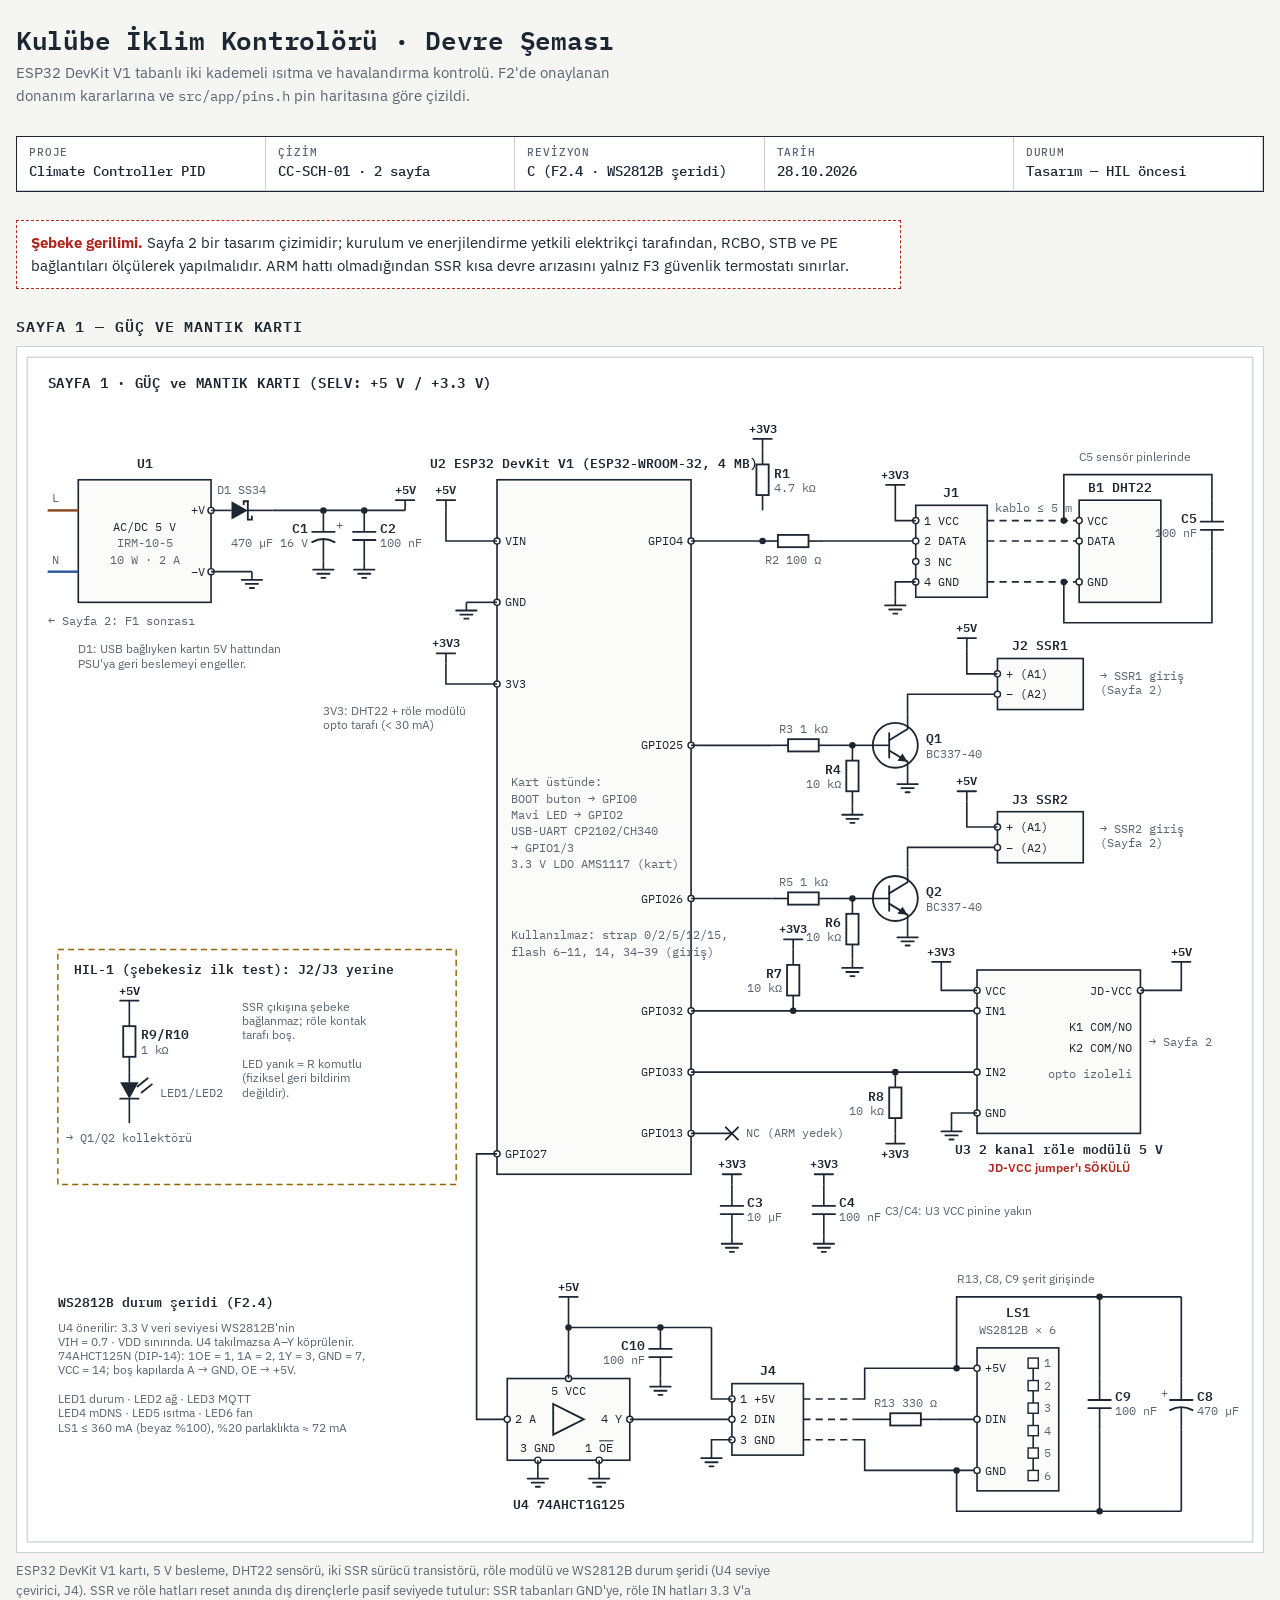
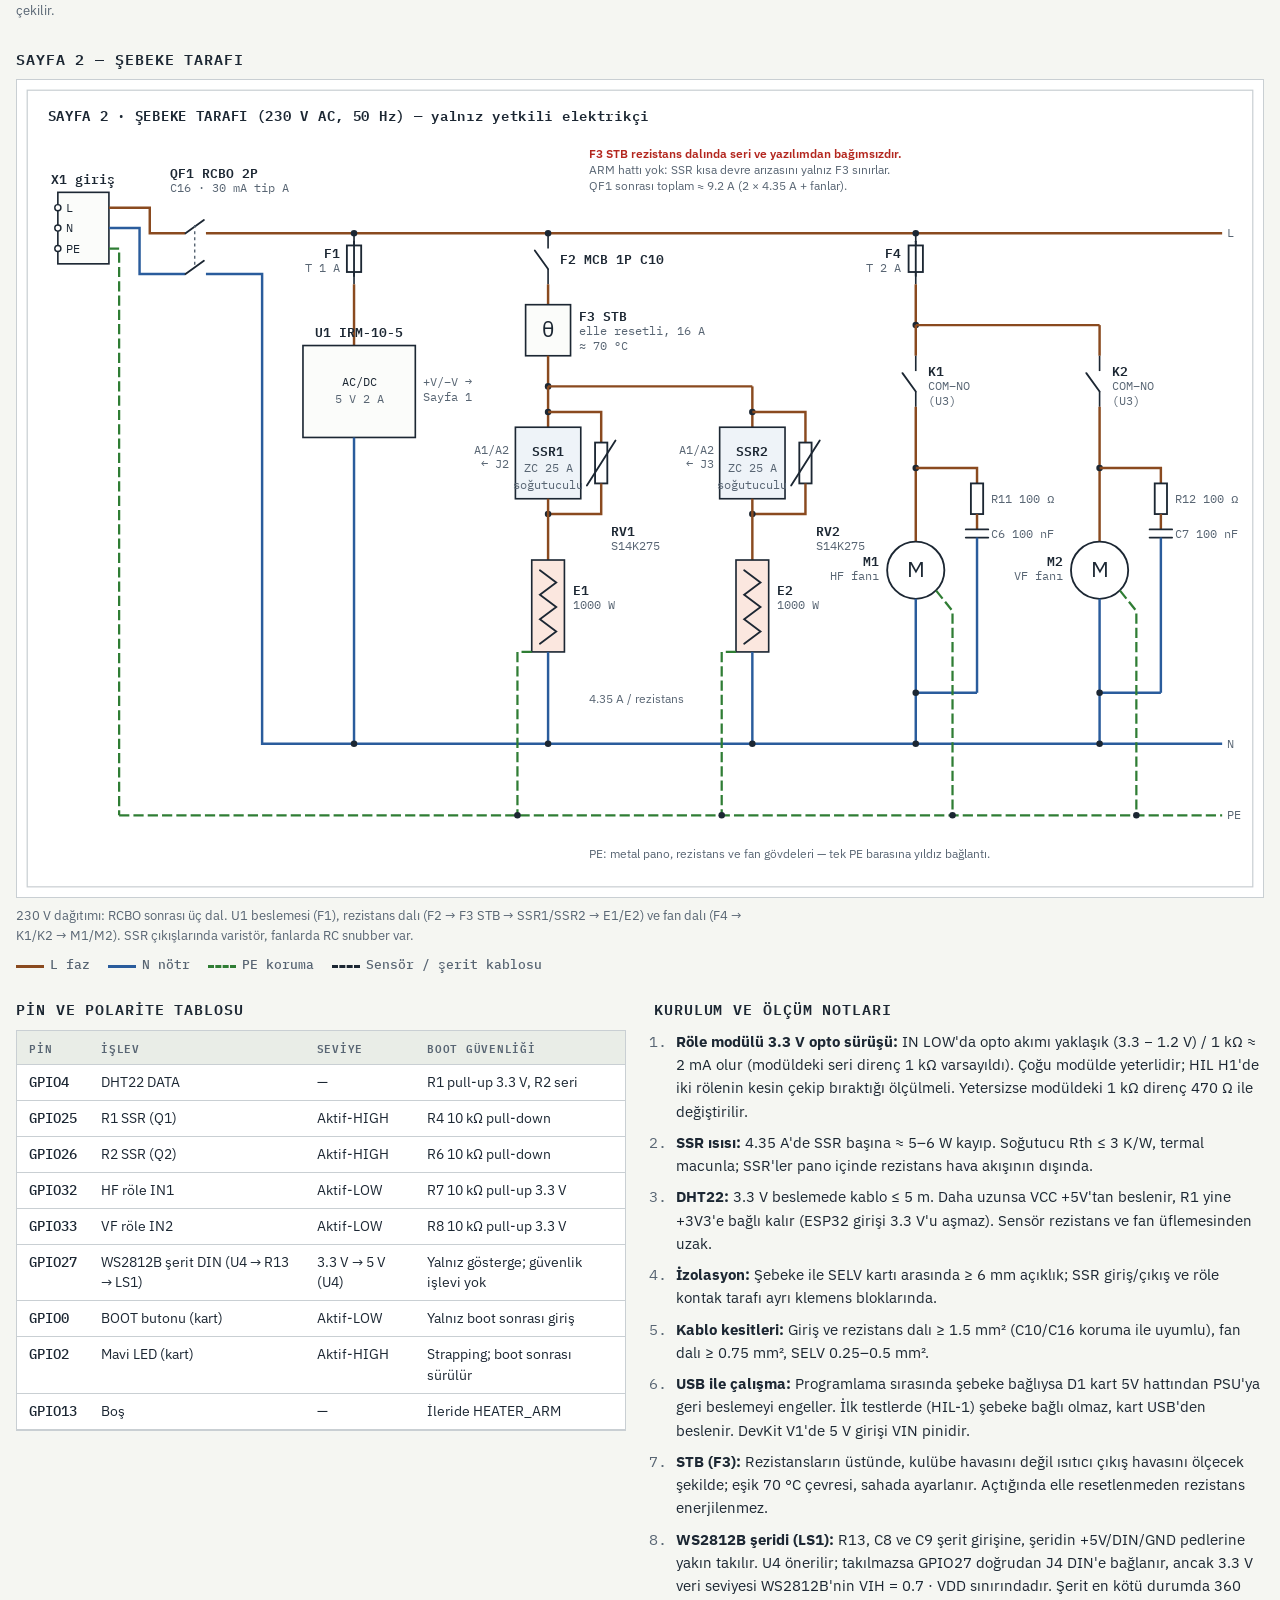
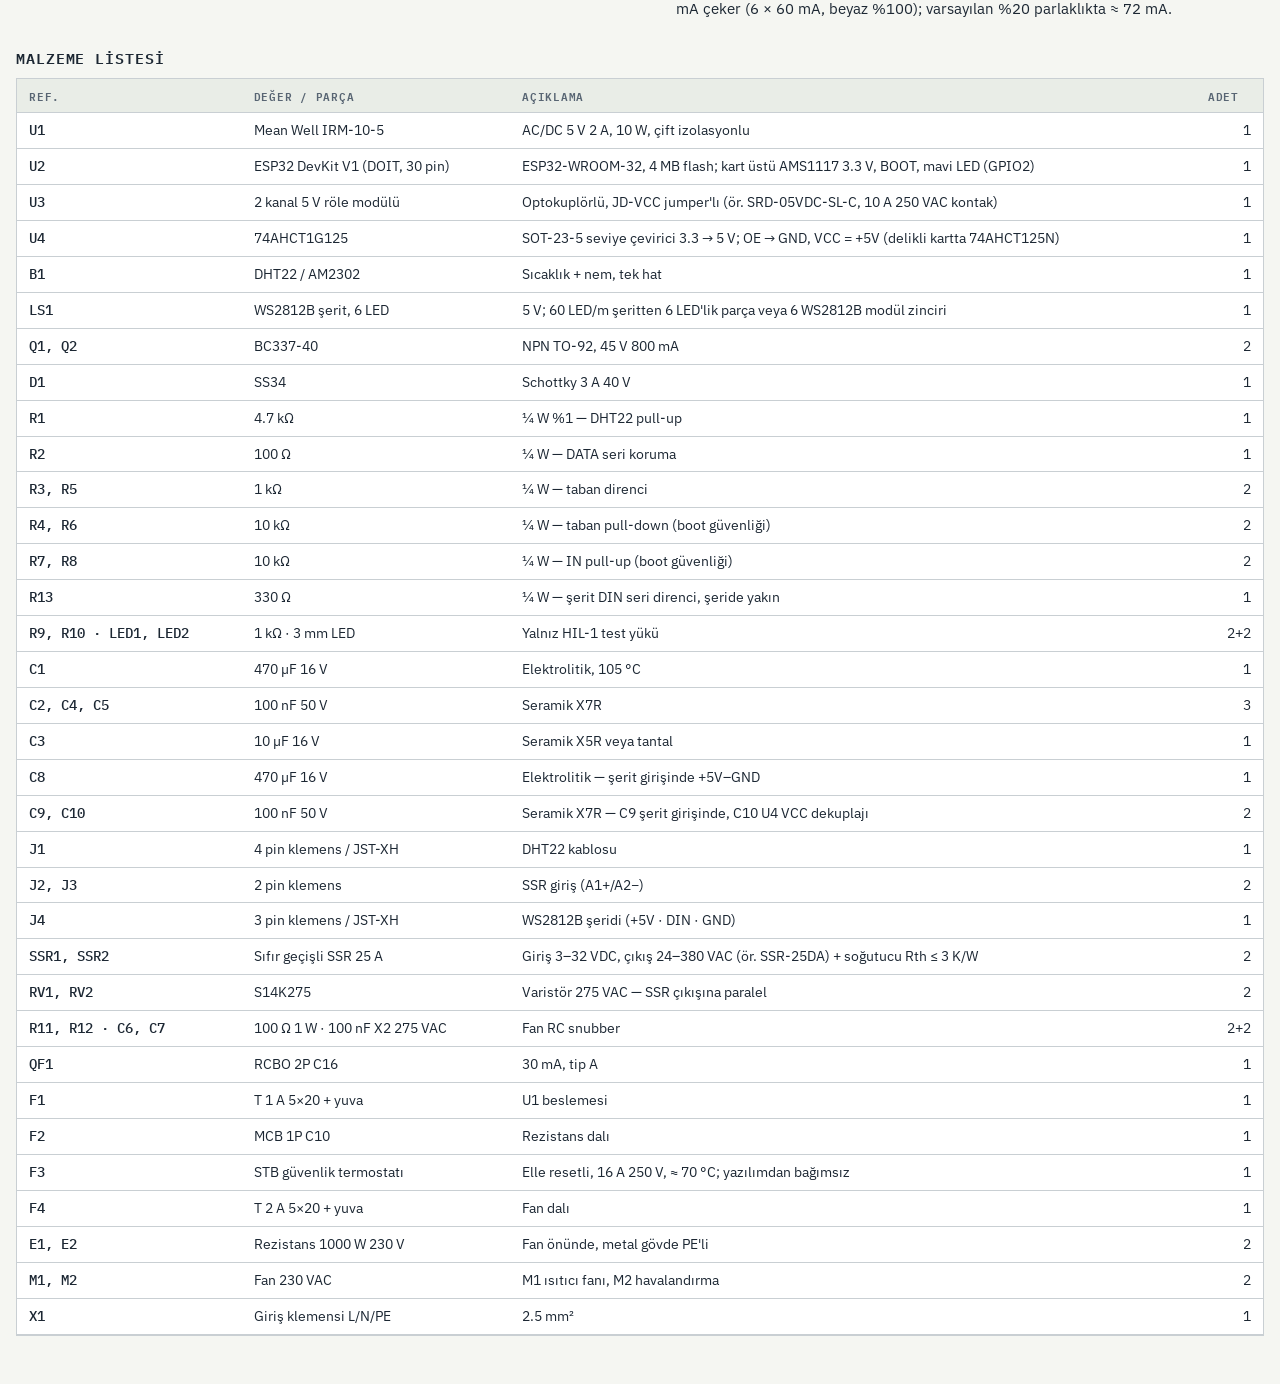
<file: docs/hardware/CC-SCH-01.html>
<!doctype html><html lang="tr"><head><meta charset="utf-8"><meta name="viewport" content="width=device-width,initial-scale=1"><title>Kulübe İklim Devre Şeması</title>
<link rel="preconnect" href="https://fonts.googleapis.com"><link rel="preconnect" href="https://fonts.gstatic.com" crossorigin>
<link rel="stylesheet" href="https://fonts.googleapis.com/css2?family=IBM+Plex+Mono:wght@400;500;600&family=IBM+Plex+Sans:wght@400;600&display=swap">
<style>
:root{
 --paper:#f5f6f2; --sheet:#ffffff; --ink:#1c2733; --dim:#586573; --rule:#c9cfd3; --boxfill:#fbfcfa;
 --L:#8a4a1f; --N:#2a5c9c; --PE:#2f7d34; --warn:#b3261e; --hil:#946400; --heat:#fbe7df; --ssr:#eef3f8; --head:#e9ede7;
 --font:"IBM Plex Sans",system-ui,-apple-system,"Segoe UI",Roboto,sans-serif;
 --mono:"IBM Plex Mono",Consolas,"SFMono-Regular",Menlo,monospace;
}
@media (prefers-color-scheme:dark){:root:not([data-theme="light"]){color-scheme:dark;
 --paper:#10151b; --sheet:#151c24; --ink:#d8e0e7; --dim:#95a3b0; --rule:#34414d; --boxfill:#19222c;
 --L:#d8935f; --N:#86ade6; --PE:#7fc57d; --warn:#ff8a7e; --hil:#e0b35a; --heat:#3a2622; --ssr:#1d2a38; --head:#1b242d;}}
:root[data-theme="dark"]{color-scheme:dark;
 --paper:#10151b; --sheet:#151c24; --ink:#d8e0e7; --dim:#95a3b0; --rule:#34414d; --boxfill:#19222c;
 --L:#d8935f; --N:#86ade6; --PE:#7fc57d; --warn:#ff8a7e; --hil:#e0b35a; --heat:#3a2622; --ssr:#1d2a38; --head:#1b242d;}
body{background:var(--paper);color:var(--ink);font:400 15px/1.55 var(--font);margin:0}
.wrap{max-width:1260px;margin:0 auto;padding-inline:16px;padding-block:24px 48px;display:grid;grid-template-columns:minmax(0,1fr);gap:28px}
h1{font:600 26px/1.2 var(--mono);letter-spacing:-.01em;margin:0;text-wrap:balance}
h2{font:600 15px/1.3 var(--mono);letter-spacing:.06em;text-transform:uppercase;margin:0 0 10px}
.lead{max-width:70ch;color:var(--dim);margin:6px 0 0}
.tb{display:grid;grid-template-columns:repeat(auto-fit,minmax(150px,1fr));border:1.5px solid var(--ink);background:var(--sheet)}
.tb div{padding:8px 12px;border-right:1px solid var(--rule);border-bottom:1px solid var(--rule)}
.tb b{display:block;font:500 10.5px var(--mono);letter-spacing:.08em;text-transform:uppercase;color:var(--dim)}
.tb span{font:500 14px var(--mono)}
.alert{border:1.5px dashed var(--warn);color:var(--ink);padding:10px 14px;background:var(--sheet);max-width:95ch}
.alert strong{color:var(--warn)}
figure{margin:0}
.sheetwrap{overflow-x:auto;border:1px solid var(--rule);background:var(--sheet)}
.sheetwrap svg{display:block;width:100%;min-width:980px;height:auto}
figcaption{font-size:13px;color:var(--dim);margin-top:8px;max-width:95ch}
svg .w{stroke:var(--ink);stroke-width:1.6;fill:none}
svg .c{stroke:var(--ink);stroke-width:1.8;fill:none;stroke-linecap:round}
svg .fillc{fill:var(--ink);stroke:none}
svg .dot{fill:var(--ink)}
svg .pin{fill:var(--sheet);stroke:var(--ink);stroke-width:1.4}
svg .box{fill:var(--boxfill);stroke:var(--ink);stroke-width:1.6}
svg .ssr{fill:var(--ssr);stroke:var(--ink);stroke-width:1.6}
svg .heat{fill:var(--heat);stroke:var(--ink);stroke-width:1.6}
svg .frame{fill:none;stroke:var(--rule);stroke-width:1.2}
svg .hilbox{fill:none;stroke:var(--hil);stroke-width:1.4;stroke-dasharray:6 4}
svg .cable{stroke:var(--ink);stroke-width:1.6;stroke-dasharray:7 5;fill:none}
svg .mech{stroke:var(--dim);stroke-width:1.4;stroke-dasharray:3 3;fill:none}
svg .ovl{stroke:var(--ink);stroke-width:1;fill:none}
svg .L{stroke:var(--L);stroke-width:2.4;fill:none}
svg .N{stroke:var(--N);stroke-width:2.4;fill:none}
svg .PE{stroke:var(--PE);stroke-width:2.2;stroke-dasharray:10 4;fill:none}
svg text{fill:var(--ink);font-family:var(--mono)}
svg .t{font-size:12px}
svg .sheet{font-size:14px;font-weight:600;letter-spacing:.05em}
svg .ref{font-size:12.5px;font-weight:600}
svg .lbl{font-size:11.5px;fill:var(--dim)}
svg .pinl{font-size:11.5px}
svg .net{font-size:11.5px;font-weight:600}
svg .sym{font-size:22px;font-family:var(--font)}
svg .note{font-size:11.5px;fill:var(--dim);font-family:var(--font)}
svg .warnt{font-size:12px;fill:var(--warn);font-weight:600;font-family:var(--font)}
.legend{display:flex;flex-wrap:wrap;gap:6px 18px;font:500 12.5px var(--mono);color:var(--dim)}
.legend i{display:inline-block;width:28px;height:0;border-top:3px solid;vertical-align:middle;margin-right:6px}
.tblwrap{overflow-x:auto;border:1px solid var(--rule);background:var(--sheet)}
table{border-collapse:collapse;width:100%;font-size:13.5px}
th,td{text-align:left;padding:7px 12px;border-bottom:1px solid var(--rule);vertical-align:top}
th{font:600 11px var(--mono);letter-spacing:.07em;text-transform:uppercase;color:var(--dim);background:var(--head)}
td.mono{font-family:var(--mono);font-weight:500;white-space:nowrap}
td.num{font-family:var(--mono);text-align:right;font-variant-numeric:tabular-nums}
.two{display:grid;grid-template-columns:minmax(0,1fr) minmax(0,1fr);gap:28px}
@media (max-width:900px){.two{grid-template-columns:minmax(0,1fr)}}
ol.notes{margin:0;padding-left:22px;display:grid;gap:8px;max-width:95ch}
ol.notes li::marker{font-family:var(--mono);color:var(--dim)}
code{font-family:var(--mono);font-size:.92em}
</style>
<div class="wrap">
<header>
 <h1>Kulübe İklim Kontrolörü · Devre Şeması</h1>
 <p class="lead">ESP32 DevKit V1 tabanlı iki kademeli ısıtma ve havalandırma kontrolü. F2'de onaylanan donanım kararlarına ve <code>src/app/pins.h</code> pin haritasına göre çizildi.</p>
</header>
<div class="tb" role="group" aria-label="Çizim bilgileri">
 <div><b>Proje</b><span>Climate Controller PID</span></div>
 <div><b>Çizim</b><span>CC-SCH-01 · 2 sayfa</span></div>
 <div><b>Revizyon</b><span>C (F2.4 · WS2812B şeridi)</span></div>
 <div><b>Tarih</b><span>28.10.2026</span></div>
 <div><b>Durum</b><span>Tasarım — HIL öncesi</span></div>
</div>
<div class="alert"><strong>Şebeke gerilimi.</strong> Sayfa 2 bir tasarım çizimidir; kurulum ve enerjilendirme yetkili elektrikçi tarafından, RCBO, STB ve PE bağlantıları ölçülerek yapılmalıdır. ARM hattı olmadığından SSR kısa devre arızasını yalnız F3 güvenlik termostatı sınırlar.</div>
<figure>
 <h2>Sayfa 1 — Güç ve mantık kartı</h2>
 <div class="sheetwrap"><svg id="s1" viewBox="0 0 1220 1180" role="img" aria-label="Sayfa 1: ESP32 DevKit V1 kartı, 5 V besleme, DHT22 sensörü, iki SSR sürücü transistörü, 2 kanallı röle modülü ve WS2812B durum şeridi bağlantıları" xmlns="http://www.w3.org/2000/svg"><rect class="frame" x="10" y="10" width="1200" height="1160"/><text class="sheet" x="30" y="40" text-anchor="start">SAYFA 1 · GÜÇ ve MANTIK KARTI (SELV: +5 V / +3.3 V)</text><rect class="box" x="60" y="130" width="130" height="120"/><text class="ref" x="125" y="118" text-anchor="middle">U1</text><text class="pinl" x="125" y="180" text-anchor="middle">AC/DC 5 V</text><text class="lbl" x="125" y="196" text-anchor="middle">IRM-10-5</text><text class="lbl" x="125" y="212" text-anchor="middle">10 W · 2 A</text><line class="L" x1="30" y1="160" x2="60" y2="160"/><line class="N" x1="30" y1="220" x2="60" y2="220"/><text class="lbl" x="34" y="152" text-anchor="start">L</text><text class="lbl" x="34" y="212" text-anchor="start">N</text><text class="lbl" x="30" y="272" text-anchor="start">← Sayfa 2: F1 sonrası</text><circle class="pin" cx="190" cy="160" r="3"/><text class="pinl" x="184" y="164" text-anchor="end">+V</text><circle class="pin" cx="190" cy="220" r="3"/><text class="pinl" x="184" y="224" text-anchor="end">−V</text><line class="w" x1="190" y1="160" x2="210" y2="160"/><polygon class="fillc" points="210,151 210,169 226,160"/><line class="c" x1="226" y1="151" x2="226" y2="169"/><polyline class="c" points="222,154 222,151 226,151"/><polyline class="c" points="226,169 230,169 230,166"/><line class="w" x1="226" y1="160" x2="250" y2="160"/><text class="lbl" x="220" y="144" text-anchor="middle">D1 SS34</text><line class="w" x1="250" y1="160" x2="300" y2="160"/><circle class="dot" cx="300" cy="160" r="3.2"/><line class="w" x1="300" y1="160" x2="380" y2="160"/><circle class="dot" cx="340" cy="160" r="3.2"/><line class="w" x1="380" y1="160" x2="380" y2="150"/><line class="c" x1="371" y1="150" x2="389" y2="150"/><text class="net" x="380" y="144" text-anchor="middle">+5V</text><line class="w" x1="300" y1="160" x2="300" y2="181"/><line class="c" x1="289" y1="181" x2="311" y2="181"/><path class="c" d="M289,191 Q300,185 311,191"/><text class="lbl" x="316" y="178" text-anchor="middle">+</text><line class="w" x1="300" y1="188" x2="300" y2="210"/><text class="ref" x="285" y="182" text-anchor="end">C1</text><text class="lbl" x="285" y="196" text-anchor="end">470 µF 16 V</text><line class="w" x1="300" y1="210" x2="300" y2="218"/><line class="c" x1="290" y1="218" x2="310" y2="218"/><line class="c" x1="294" y1="222" x2="306" y2="222"/><line class="c" x1="298" y1="226" x2="302" y2="226"/><line class="w" x1="340" y1="160" x2="340" y2="181"/><line class="c" x1="329" y1="181" x2="351" y2="181"/><line class="c" x1="329" y1="189" x2="351" y2="189"/><line class="w" x1="340" y1="189" x2="340" y2="210"/><text class="ref" x="355" y="182" text-anchor="start">C2</text><text class="lbl" x="355" y="196" text-anchor="start">100 nF</text><line class="w" x1="340" y1="210" x2="340" y2="218"/><line class="c" x1="330" y1="218" x2="350" y2="218"/><line class="c" x1="334" y1="222" x2="346" y2="222"/><line class="c" x1="338" y1="226" x2="342" y2="226"/><line class="w" x1="190" y1="220" x2="230" y2="220"/><line class="w" x1="230" y1="220" x2="230" y2="228"/><line class="c" x1="220" y1="228" x2="240" y2="228"/><line class="c" x1="224" y1="232" x2="236" y2="232"/><line class="c" x1="228" y1="236" x2="232" y2="236"/><text class="note" x="60" y="300" text-anchor="start">D1: USB bağlıyken kartın 5V hattından</text><text class="note" x="60" y="314" text-anchor="start">PSU&#x27;ya geri beslemeyi engeller.</text><rect class="box" x="470" y="130" width="190" height="680"/><text class="ref" x="565.0" y="118" text-anchor="middle">U2 ESP32 DevKit V1 (ESP32-WROOM-32, 4 MB)</text><circle class="pin" cx="470" cy="190" r="3"/><text class="pinl" x="478" y="194" text-anchor="start">VIN</text><circle class="pin" cx="470" cy="250" r="3"/><text class="pinl" x="478" y="254" text-anchor="start">GND</text><circle class="pin" cx="470" cy="330" r="3"/><text class="pinl" x="478" y="334" text-anchor="start">3V3</text><circle class="pin" cx="470" cy="790" r="3"/><text class="pinl" x="478" y="794" text-anchor="start">GPIO27</text><circle class="pin" cx="660" cy="190" r="3"/><text class="pinl" x="652" y="194" text-anchor="end">GPIO4</text><circle class="pin" cx="660" cy="390" r="3"/><text class="pinl" x="652" y="394" text-anchor="end">GPIO25</text><circle class="pin" cx="660" cy="540" r="3"/><text class="pinl" x="652" y="544" text-anchor="end">GPIO26</text><circle class="pin" cx="660" cy="650" r="3"/><text class="pinl" x="652" y="654" text-anchor="end">GPIO32</text><circle class="pin" cx="660" cy="710" r="3"/><text class="pinl" x="652" y="714" text-anchor="end">GPIO33</text><circle class="pin" cx="660" cy="770" r="3"/><text class="pinl" x="652" y="774" text-anchor="end">GPIO13</text><text class="lbl" x="484" y="430" text-anchor="start">Kart üstünde:</text><text class="lbl" x="484" y="446" text-anchor="start">BOOT buton → GPIO0</text><text class="lbl" x="484" y="462" text-anchor="start">Mavi LED → GPIO2</text><text class="lbl" x="484" y="478" text-anchor="start">USB-UART CP2102/CH340</text><text class="lbl" x="484" y="494" text-anchor="start">→ GPIO1/3</text><text class="lbl" x="484" y="510" text-anchor="start">3.3 V LDO AMS1117 (kart)</text><text class="lbl" x="484" y="580" text-anchor="start">Kullanılmaz: strap 0/2/5/12/15,</text><text class="lbl" x="484" y="596" text-anchor="start">flash 6–11, 14, 34–39 (giriş)</text><polyline class="w" points="470,190 420,190 420,160"/><line class="w" x1="420" y1="160" x2="420" y2="150"/><line class="c" x1="411" y1="150" x2="429" y2="150"/><text class="net" x="420" y="144" text-anchor="middle">+5V</text><line class="w" x1="470" y1="250" x2="440" y2="250"/><line class="w" x1="440" y1="250" x2="440" y2="258"/><line class="c" x1="430" y1="258" x2="450" y2="258"/><line class="c" x1="434" y1="262" x2="446" y2="262"/><line class="c" x1="438" y1="266" x2="442" y2="266"/><polyline class="w" points="470,330 420,330 420,310"/><line class="w" x1="420" y1="310" x2="420" y2="300"/><line class="c" x1="411" y1="300" x2="429" y2="300"/><text class="net" x="420" y="294" text-anchor="middle">+3V3</text><text class="note" x="300" y="360" text-anchor="start">3V3: DHT22 + röle modülü</text><text class="note" x="300" y="374" text-anchor="start">opto tarafı (&lt; 30 mA)</text><line class="w" x1="660" y1="190" x2="730" y2="190"/><circle class="dot" cx="730" cy="190" r="3.2"/><line class="w" x1="730" y1="100" x2="730" y2="115"/><rect class="c" x="724" y="115" width="12" height="30"/><line class="w" x1="730" y1="145" x2="730" y2="160"/><text class="ref" x="741" y="128" text-anchor="start">R1</text><text class="lbl" x="741" y="142" text-anchor="start">4.7 kΩ</text><line class="w" x1="730" y1="100" x2="730" y2="90"/><line class="c" x1="721" y1="90" x2="739" y2="90"/><text class="net" x="730" y="84" text-anchor="middle">+3V3</text><line class="w" x1="730" y1="190" x2="745" y2="190"/><rect class="c" x="745" y="184" width="30" height="12"/><line class="w" x1="775" y1="190" x2="790" y2="190"/><text class="lbl" x="760" y="212" text-anchor="middle">R2 100 Ω</text><line class="w" x1="790" y1="190" x2="880" y2="190"/><rect class="box" x="880" y="155" width="70" height="90"/><text class="ref" x="915.0" y="147" text-anchor="middle">J1</text><circle class="pin" cx="880" cy="170" r="3"/><text class="pinl" x="888" y="174" text-anchor="start">1 VCC</text><circle class="pin" cx="880" cy="190" r="3"/><text class="pinl" x="888" y="194" text-anchor="start">2 DATA</text><circle class="pin" cx="880" cy="210" r="3"/><text class="pinl" x="888" y="214" text-anchor="start">3 NC</text><circle class="pin" cx="880" cy="230" r="3"/><text class="pinl" x="888" y="234" text-anchor="start">4 GND</text><polyline class="w" points="880,170 860,170 860,145"/><line class="w" x1="860" y1="145" x2="860" y2="135"/><line class="c" x1="851" y1="135" x2="869" y2="135"/><text class="net" x="860" y="129" text-anchor="middle">+3V3</text><polyline class="w" points="880,230 860,230 860,245"/><line class="w" x1="860" y1="245" x2="860" y2="253"/><line class="c" x1="850" y1="253" x2="870" y2="253"/><line class="c" x1="854" y1="257" x2="866" y2="257"/><line class="c" x1="858" y1="261" x2="862" y2="261"/><line class="cable" x1="950" y1="170" x2="1040" y2="170"/><line class="cable" x1="950" y1="190" x2="1040" y2="190"/><line class="cable" x1="950" y1="230" x2="1040" y2="230"/><text class="lbl" x="995" y="162" text-anchor="middle">kablo ≤ 5 m</text><rect class="box" x="1040" y="150" width="80" height="100"/><text class="ref" x="1080" y="142" text-anchor="middle">B1 DHT22</text><circle class="pin" cx="1040" cy="170" r="3"/><text class="pinl" x="1048" y="174" text-anchor="start">VCC</text><circle class="pin" cx="1040" cy="190" r="3"/><text class="pinl" x="1048" y="194" text-anchor="start">DATA</text><circle class="pin" cx="1040" cy="230" r="3"/><text class="pinl" x="1048" y="234" text-anchor="start">GND</text><circle class="dot" cx="1025" cy="170" r="3.2"/><polyline class="w" points="1025,170 1025,125 1170,125 1170,150"/><line class="w" x1="1170" y1="150" x2="1170" y2="171"/><line class="c" x1="1159" y1="171" x2="1181" y2="171"/><line class="c" x1="1159" y1="179" x2="1181" y2="179"/><line class="w" x1="1170" y1="179" x2="1170" y2="200"/><text class="ref" x="1155" y="172" text-anchor="end">C5</text><text class="lbl" x="1155" y="186" text-anchor="end">100 nF</text><polyline class="w" points="1170,200 1170,270 1025,270 1025,230"/><circle class="dot" cx="1025" cy="230" r="3.2"/><text class="note" x="1040" y="112" text-anchor="start">C5 sensör pinlerinde</text><line class="w" x1="660" y1="390" x2="740" y2="390"/><line class="w" x1="740" y1="390" x2="755" y2="390"/><rect class="c" x="755" y="384" width="30" height="12"/><line class="w" x1="785" y1="390" x2="800" y2="390"/><text class="lbl" x="770" y="378" text-anchor="middle">R3 1 kΩ</text><line class="w" x1="800" y1="390" x2="818" y2="390"/><circle class="dot" cx="818" cy="390" r="3.2"/><line class="w" x1="818" y1="390" x2="818" y2="405"/><rect class="c" x="812" y="405" width="12" height="30"/><line class="w" x1="818" y1="435" x2="818" y2="450"/><text class="ref" x="807" y="418" text-anchor="end">R4</text><text class="lbl" x="807" y="432" text-anchor="end">10 kΩ</text><line class="w" x1="818" y1="450" x2="818" y2="458"/><line class="c" x1="808" y1="458" x2="828" y2="458"/><line class="c" x1="812" y1="462" x2="824" y2="462"/><line class="c" x1="816" y1="466" x2="820" y2="466"/><line class="w" x1="818" y1="390" x2="838" y2="390"/><circle class="c" cx="860" cy="390" r="22"/><line class="w" x1="838" y1="390" x2="854" y2="390"/><line class="c" x1="854" y1="378" x2="854" y2="402"/><line class="c" x1="854" y1="385" x2="872" y2="374"/><line class="w" x1="872" y1="374" x2="872" y2="360"/><line class="c" x1="854" y1="395" x2="872" y2="406"/><line class="w" x1="872" y1="406" x2="872" y2="420"/><polygon class="fillc" points="872,406 862,405 867,398"/><text class="ref" x="890" y="388" text-anchor="start">Q1</text><text class="lbl" x="890" y="402" text-anchor="start">BC337-40</text><line class="w" x1="872" y1="420" x2="872" y2="428"/><line class="c" x1="862" y1="428" x2="882" y2="428"/><line class="c" x1="866" y1="432" x2="878" y2="432"/><line class="c" x1="870" y1="436" x2="874" y2="436"/><polyline class="w" points="872,360 872,340 960,340"/><rect class="box" x="960" y="305" width="84" height="50"/><text class="ref" x="1002.0" y="297" text-anchor="middle">J2 SSR1</text><circle class="pin" cx="960" cy="320" r="3"/><text class="pinl" x="968" y="324" text-anchor="start">+ (A1)</text><circle class="pin" cx="960" cy="340" r="3"/><text class="pinl" x="968" y="344" text-anchor="start">− (A2)</text><polyline class="w" points="960,320 930,320 930,295"/><line class="w" x1="930" y1="295" x2="930" y2="285"/><line class="c" x1="921" y1="285" x2="939" y2="285"/><text class="net" x="930" y="279" text-anchor="middle">+5V</text><text class="lbl" x="1060" y="326" text-anchor="start">→ SSR1 giriş</text><text class="lbl" x="1060" y="340" text-anchor="start">(Sayfa 2)</text><line class="w" x1="660" y1="540" x2="740" y2="540"/><line class="w" x1="740" y1="540" x2="755" y2="540"/><rect class="c" x="755" y="534" width="30" height="12"/><line class="w" x1="785" y1="540" x2="800" y2="540"/><text class="lbl" x="770" y="528" text-anchor="middle">R5 1 kΩ</text><line class="w" x1="800" y1="540" x2="818" y2="540"/><circle class="dot" cx="818" cy="540" r="3.2"/><line class="w" x1="818" y1="540" x2="818" y2="555"/><rect class="c" x="812" y="555" width="12" height="30"/><line class="w" x1="818" y1="585" x2="818" y2="600"/><text class="ref" x="807" y="568" text-anchor="end">R6</text><text class="lbl" x="807" y="582" text-anchor="end">10 kΩ</text><line class="w" x1="818" y1="600" x2="818" y2="608"/><line class="c" x1="808" y1="608" x2="828" y2="608"/><line class="c" x1="812" y1="612" x2="824" y2="612"/><line class="c" x1="816" y1="616" x2="820" y2="616"/><line class="w" x1="818" y1="540" x2="838" y2="540"/><circle class="c" cx="860" cy="540" r="22"/><line class="w" x1="838" y1="540" x2="854" y2="540"/><line class="c" x1="854" y1="528" x2="854" y2="552"/><line class="c" x1="854" y1="535" x2="872" y2="524"/><line class="w" x1="872" y1="524" x2="872" y2="510"/><line class="c" x1="854" y1="545" x2="872" y2="556"/><line class="w" x1="872" y1="556" x2="872" y2="570"/><polygon class="fillc" points="872,556 862,555 867,548"/><text class="ref" x="890" y="538" text-anchor="start">Q2</text><text class="lbl" x="890" y="552" text-anchor="start">BC337-40</text><line class="w" x1="872" y1="570" x2="872" y2="578"/><line class="c" x1="862" y1="578" x2="882" y2="578"/><line class="c" x1="866" y1="582" x2="878" y2="582"/><line class="c" x1="870" y1="586" x2="874" y2="586"/><polyline class="w" points="872,510 872,490 960,490"/><rect class="box" x="960" y="455" width="84" height="50"/><text class="ref" x="1002.0" y="447" text-anchor="middle">J3 SSR2</text><circle class="pin" cx="960" cy="470" r="3"/><text class="pinl" x="968" y="474" text-anchor="start">+ (A1)</text><circle class="pin" cx="960" cy="490" r="3"/><text class="pinl" x="968" y="494" text-anchor="start">− (A2)</text><polyline class="w" points="960,470 930,470 930,445"/><line class="w" x1="930" y1="445" x2="930" y2="435"/><line class="c" x1="921" y1="435" x2="939" y2="435"/><text class="net" x="930" y="429" text-anchor="middle">+5V</text><text class="lbl" x="1060" y="476" text-anchor="start">→ SSR2 giriş</text><text class="lbl" x="1060" y="490" text-anchor="start">(Sayfa 2)</text><line class="w" x1="660" y1="650" x2="760" y2="650"/><circle class="dot" cx="760" cy="650" r="3.2"/><line class="w" x1="760" y1="590" x2="760" y2="605"/><rect class="c" x="754" y="605" width="12" height="30"/><line class="w" x1="760" y1="635" x2="760" y2="650"/><text class="ref" x="749" y="618" text-anchor="end">R7</text><text class="lbl" x="749" y="632" text-anchor="end">10 kΩ</text><line class="w" x1="760" y1="590" x2="760" y2="580"/><line class="c" x1="751" y1="580" x2="769" y2="580"/><text class="net" x="760" y="574" text-anchor="middle">+3V3</text><line class="w" x1="760" y1="650" x2="940" y2="650"/><line class="w" x1="660" y1="710" x2="860" y2="710"/><circle class="dot" cx="860" cy="710" r="3.2"/><line class="w" x1="860" y1="710" x2="860" y2="725"/><rect class="c" x="854" y="725" width="12" height="30"/><line class="w" x1="860" y1="755" x2="860" y2="770"/><text class="ref" x="849" y="738" text-anchor="end">R8</text><text class="lbl" x="849" y="752" text-anchor="end">10 kΩ</text><line class="w" x1="860" y1="770" x2="860" y2="780"/><line class="c" x1="851" y1="780" x2="869" y2="780"/><text class="net" x="860" y="794" text-anchor="middle">+3V3</text><line class="w" x1="860" y1="710" x2="940" y2="710"/><rect class="box" x="940" y="610" width="160" height="160"/><circle class="pin" cx="940" cy="630" r="3"/><text class="pinl" x="948" y="634" text-anchor="start">VCC</text><circle class="pin" cx="940" cy="650" r="3"/><text class="pinl" x="948" y="654" text-anchor="start">IN1</text><circle class="pin" cx="940" cy="710" r="3"/><text class="pinl" x="948" y="714" text-anchor="start">IN2</text><circle class="pin" cx="940" cy="750" r="3"/><text class="pinl" x="948" y="754" text-anchor="start">GND</text><polyline class="w" points="940,630 905,630 905,612"/><line class="w" x1="905" y1="612" x2="905" y2="602"/><line class="c" x1="896" y1="602" x2="914" y2="602"/><text class="net" x="905" y="596" text-anchor="middle">+3V3</text><polyline class="w" points="940,750 915,750 915,760"/><line class="w" x1="915" y1="760" x2="915" y2="768"/><line class="c" x1="905" y1="768" x2="925" y2="768"/><line class="c" x1="909" y1="772" x2="921" y2="772"/><line class="c" x1="913" y1="776" x2="917" y2="776"/><circle class="pin" cx="1100" cy="630" r="3"/><text class="pinl" x="1092" y="634" text-anchor="end">JD-VCC</text><polyline class="w" points="1100,630 1140,630 1140,612"/><line class="w" x1="1140" y1="612" x2="1140" y2="602"/><line class="c" x1="1131" y1="602" x2="1149" y2="602"/><text class="net" x="1140" y="596" text-anchor="middle">+5V</text><text class="pinl" x="1092" y="670" text-anchor="end">K1 COM/NO</text><text class="pinl" x="1092" y="690" text-anchor="end">K2 COM/NO</text><text class="lbl" x="1092" y="716" text-anchor="end">opto izoleli</text><text class="lbl" x="1108" y="684" text-anchor="start">→ Sayfa 2</text><text class="ref" x="1020" y="790" text-anchor="middle">U3 2 kanal röle modülü 5 V</text><text class="warnt" x="1020" y="808" text-anchor="middle">JD-VCC jumper&#x27;ı SÖKÜLÜ</text><line class="w" x1="660" y1="770" x2="700" y2="770"/><line class="c" x1="694" y1="764" x2="706" y2="776"/><line class="c" x1="694" y1="776" x2="706" y2="764"/><text class="lbl" x="714" y="774" text-anchor="start">NC (ARM yedek)</text><line class="w" x1="700" y1="820" x2="700" y2="810"/><line class="c" x1="691" y1="810" x2="709" y2="810"/><text class="net" x="700" y="804" text-anchor="middle">+3V3</text><line class="w" x1="700" y1="820" x2="700" y2="841"/><line class="c" x1="689" y1="841" x2="711" y2="841"/><line class="c" x1="689" y1="849" x2="711" y2="849"/><line class="w" x1="700" y1="849" x2="700" y2="870"/><text class="ref" x="715" y="842" text-anchor="start">C3</text><text class="lbl" x="715" y="856" text-anchor="start">10 µF</text><line class="w" x1="700" y1="870" x2="700" y2="878"/><line class="c" x1="690" y1="878" x2="710" y2="878"/><line class="c" x1="694" y1="882" x2="706" y2="882"/><line class="c" x1="698" y1="886" x2="702" y2="886"/><line class="w" x1="790" y1="820" x2="790" y2="810"/><line class="c" x1="781" y1="810" x2="799" y2="810"/><text class="net" x="790" y="804" text-anchor="middle">+3V3</text><line class="w" x1="790" y1="820" x2="790" y2="841"/><line class="c" x1="779" y1="841" x2="801" y2="841"/><line class="c" x1="779" y1="849" x2="801" y2="849"/><line class="w" x1="790" y1="849" x2="790" y2="870"/><text class="ref" x="805" y="842" text-anchor="start">C4</text><text class="lbl" x="805" y="856" text-anchor="start">100 nF</text><line class="w" x1="790" y1="870" x2="790" y2="878"/><line class="c" x1="780" y1="878" x2="800" y2="878"/><line class="c" x1="784" y1="882" x2="796" y2="882"/><line class="c" x1="788" y1="886" x2="792" y2="886"/><text class="note" x="850" y="850" text-anchor="start">C3/C4: U3 VCC pinine yakın</text><polyline class="w" points="470,790 450,790 450,1050 480,1050"/><rect class="box" x="480" y="1010" width="120" height="80"/><polygon class="c" points="525,1035 525,1065 555,1050"/><circle class="pin" cx="480" cy="1050" r="3"/><circle class="pin" cx="600" cy="1050" r="3"/><circle class="pin" cx="540" cy="1010" r="3"/><circle class="pin" cx="510" cy="1090" r="3"/><circle class="pin" cx="570" cy="1090" r="3"/><text class="pinl" x="488" y="1054" text-anchor="start">2 A</text><text class="pinl" x="592" y="1054" text-anchor="end">4 Y</text><text class="pinl" x="540" y="1026" text-anchor="middle">5 VCC</text><text class="pinl" x="510" y="1082" text-anchor="middle">3 GND</text><text class="pinl" x="570" y="1082" text-anchor="middle">1 OE</text><line class="ovl" x1="570" y1="1071" x2="584" y2="1071"/><text class="ref" x="540" y="1138" text-anchor="middle">U4 74AHCT1G125</text><line class="w" x1="510" y1="1090" x2="510" y2="1100"/><line class="w" x1="510" y1="1100" x2="510" y2="1108"/><line class="c" x1="500" y1="1108" x2="520" y2="1108"/><line class="c" x1="504" y1="1112" x2="516" y2="1112"/><line class="c" x1="508" y1="1116" x2="512" y2="1116"/><line class="w" x1="570" y1="1090" x2="570" y2="1100"/><line class="w" x1="570" y1="1100" x2="570" y2="1108"/><line class="c" x1="560" y1="1108" x2="580" y2="1108"/><line class="c" x1="564" y1="1112" x2="576" y2="1112"/><line class="c" x1="568" y1="1116" x2="572" y2="1116"/><line class="w" x1="540" y1="1010" x2="540" y2="940"/><line class="w" x1="540" y1="940" x2="540" y2="930"/><line class="c" x1="531" y1="930" x2="549" y2="930"/><text class="net" x="540" y="924" text-anchor="middle">+5V</text><circle class="dot" cx="540" cy="960" r="3.2"/><line class="w" x1="540" y1="960" x2="680" y2="960"/><circle class="dot" cx="630" cy="960" r="3.2"/><line class="w" x1="630" y1="960" x2="630" y2="981"/><line class="c" x1="619" y1="981" x2="641" y2="981"/><line class="c" x1="619" y1="989" x2="641" y2="989"/><line class="w" x1="630" y1="989" x2="630" y2="1010"/><text class="ref" x="615" y="982" text-anchor="end">C10</text><text class="lbl" x="615" y="996" text-anchor="end">100 nF</text><line class="w" x1="630" y1="1010" x2="630" y2="1018"/><line class="c" x1="620" y1="1018" x2="640" y2="1018"/><line class="c" x1="624" y1="1022" x2="636" y2="1022"/><line class="c" x1="628" y1="1026" x2="632" y2="1026"/><line class="w" x1="600" y1="1050" x2="700" y2="1050"/><rect class="box" x="700" y="1015" width="70" height="70"/><text class="ref" x="735.0" y="1007" text-anchor="middle">J4</text><circle class="pin" cx="700" cy="1030" r="3"/><text class="pinl" x="708" y="1034" text-anchor="start">1 +5V</text><circle class="pin" cx="700" cy="1050" r="3"/><text class="pinl" x="708" y="1054" text-anchor="start">2 DIN</text><circle class="pin" cx="700" cy="1070" r="3"/><text class="pinl" x="708" y="1074" text-anchor="start">3 GND</text><polyline class="w" points="680,960 680,1030 700,1030"/><polyline class="w" points="700,1070 680,1070 680,1080"/><line class="w" x1="680" y1="1080" x2="680" y2="1088"/><line class="c" x1="670" y1="1088" x2="690" y2="1088"/><line class="c" x1="674" y1="1092" x2="686" y2="1092"/><line class="c" x1="678" y1="1096" x2="682" y2="1096"/><line class="cable" x1="770" y1="1030" x2="820" y2="1030"/><line class="cable" x1="770" y1="1050" x2="820" y2="1050"/><line class="cable" x1="770" y1="1070" x2="820" y2="1070"/><polyline class="w" points="820,1030 830,1030 830,1000 940,1000"/><circle class="dot" cx="920" cy="1000" r="3.2"/><line class="w" x1="820" y1="1050" x2="840" y2="1050"/><line class="w" x1="840" y1="1050" x2="855" y2="1050"/><rect class="c" x="855" y="1044" width="30" height="12"/><line class="w" x1="885" y1="1050" x2="900" y2="1050"/><text class="lbl" x="870" y="1038" text-anchor="middle">R13 330 Ω</text><line class="w" x1="900" y1="1050" x2="940" y2="1050"/><polyline class="w" points="820,1070 830,1070 830,1100 940,1100"/><circle class="dot" cx="920" cy="1100" r="3.2"/><rect class="box" x="940" y="980" width="80" height="140"/><text class="ref" x="980" y="950" text-anchor="middle">LS1</text><text class="lbl" x="980" y="966" text-anchor="middle">WS2812B × 6</text><circle class="pin" cx="940" cy="1000" r="3"/><text class="pinl" x="948" y="1004" text-anchor="start">+5V</text><circle class="pin" cx="940" cy="1050" r="3"/><text class="pinl" x="948" y="1054" text-anchor="start">DIN</text><circle class="pin" cx="940" cy="1100" r="3"/><text class="pinl" x="948" y="1104" text-anchor="start">GND</text><rect class="pin" x="990" y="990" width="10" height="10"/><text class="lbl" x="1006" y="999" text-anchor="start">1</text><line class="w" x1="995" y1="1000" x2="995" y2="1012"/><rect class="pin" x="990" y="1012" width="10" height="10"/><text class="lbl" x="1006" y="1021" text-anchor="start">2</text><line class="w" x1="995" y1="1022" x2="995" y2="1034"/><rect class="pin" x="990" y="1034" width="10" height="10"/><text class="lbl" x="1006" y="1043" text-anchor="start">3</text><line class="w" x1="995" y1="1044" x2="995" y2="1056"/><rect class="pin" x="990" y="1056" width="10" height="10"/><text class="lbl" x="1006" y="1065" text-anchor="start">4</text><line class="w" x1="995" y1="1066" x2="995" y2="1078"/><rect class="pin" x="990" y="1078" width="10" height="10"/><text class="lbl" x="1006" y="1087" text-anchor="start">5</text><line class="w" x1="995" y1="1088" x2="995" y2="1100"/><rect class="pin" x="990" y="1100" width="10" height="10"/><text class="lbl" x="1006" y="1109" text-anchor="start">6</text><polyline class="w" points="920,1000 920,930 1140,930"/><circle class="dot" cx="1060" cy="930" r="3.2"/><polyline class="w" points="920,1100 920,1140 1140,1140"/><circle class="dot" cx="1060" cy="1140" r="3.2"/><line class="w" x1="1060" y1="930" x2="1060" y2="1010"/><line class="w" x1="1060" y1="1010" x2="1060" y2="1031"/><line class="c" x1="1049" y1="1031" x2="1071" y2="1031"/><line class="c" x1="1049" y1="1039" x2="1071" y2="1039"/><line class="w" x1="1060" y1="1039" x2="1060" y2="1060"/><text class="ref" x="1075" y="1032" text-anchor="start">C9</text><text class="lbl" x="1075" y="1046" text-anchor="start">100 nF</text><line class="w" x1="1060" y1="1060" x2="1060" y2="1140"/><line class="w" x1="1140" y1="930" x2="1140" y2="1010"/><line class="w" x1="1140" y1="1010" x2="1140" y2="1031"/><line class="c" x1="1129" y1="1031" x2="1151" y2="1031"/><path class="c" d="M1129,1041 Q1140,1035 1151,1041"/><text class="lbl" x="1124" y="1028" text-anchor="middle">+</text><line class="w" x1="1140" y1="1038" x2="1140" y2="1060"/><text class="ref" x="1155" y="1032" text-anchor="start">C8</text><text class="lbl" x="1155" y="1046" text-anchor="start">470 µF</text><line class="w" x1="1140" y1="1060" x2="1140" y2="1140"/><text class="note" x="920" y="916" text-anchor="start">R13, C8, C9 şerit girişinde</text><text class="ref" x="40" y="940" text-anchor="start">WS2812B durum şeridi (F2.4)</text><text class="note" x="40" y="964" text-anchor="start">U4 önerilir: 3.3 V veri seviyesi WS2812B&#x27;nin</text><text class="note" x="40" y="978" text-anchor="start">VIH = 0.7 · VDD sınırında. U4 takılmazsa A–Y köprülenir.</text><text class="note" x="40" y="992" text-anchor="start">74AHCT125N (DIP-14): 1OE = 1, 1A = 2, 1Y = 3, GND = 7,</text><text class="note" x="40" y="1006" text-anchor="start">VCC = 14; boş kapılarda A → GND, OE → +5V.</text><text class="note" x="40" y="1034" text-anchor="start">LED1 durum · LED2 ağ · LED3 MQTT</text><text class="note" x="40" y="1048" text-anchor="start">LED4 mDNS · LED5 ısıtma · LED6 fan</text><text class="note" x="40" y="1062" text-anchor="start">LS1 ≤ 360 mA (beyaz %100), %20 parlaklıkta ≈ 72 mA</text><rect class="hilbox" x="40" y="590" width="390" height="230"/><text class="ref" x="56" y="614" text-anchor="start">HIL-1 (şebekesiz ilk test): J2/J3 yerine</text><line class="w" x1="110" y1="650" x2="110" y2="640"/><line class="c" x1="101" y1="640" x2="119" y2="640"/><text class="net" x="110" y="634" text-anchor="middle">+5V</text><line class="w" x1="110" y1="650" x2="110" y2="665"/><rect class="c" x="104" y="665" width="12" height="30"/><line class="w" x1="110" y1="695" x2="110" y2="710"/><text class="ref" x="121" y="678" text-anchor="start">R9/R10</text><text class="lbl" x="121" y="692" text-anchor="start">1 kΩ</text><line class="w" x1="110" y1="710" x2="110" y2="720"/><polygon class="fillc" points="101,720 119,720 110,736"/><line class="c" x1="101" y1="736" x2="119" y2="736"/><line class="c" x1="118" y1="724" x2="128" y2="716"/><line class="c" x1="122" y1="730" x2="132" y2="722"/><line class="w" x1="110" y1="736" x2="110" y2="760"/><text class="lbl" x="140" y="734" text-anchor="start">LED1/LED2</text><text class="lbl" x="110" y="778" text-anchor="middle">→ Q1/Q2 kollektörü</text><text class="note" x="220" y="650" text-anchor="start">SSR çıkışına şebeke</text><text class="note" x="220" y="664" text-anchor="start">bağlanmaz; röle kontak</text><text class="note" x="220" y="678" text-anchor="start">tarafı boş.</text><text class="note" x="220" y="706" text-anchor="start">LED yanık = R komutlu</text><text class="note" x="220" y="720" text-anchor="start">(fiziksel geri bildirim</text><text class="note" x="220" y="734" text-anchor="start">değildir).</text></svg></div>
 <figcaption>ESP32 DevKit V1 kartı, 5 V besleme, DHT22 sensörü, iki SSR sürücü transistörü, röle modülü ve WS2812B durum şeridi (U4 seviye çevirici, J4). SSR ve röle hatları reset anında dış dirençlerle pasif seviyede tutulur: SSR tabanları GND'ye, röle IN hatları 3.3 V'a çekilir.</figcaption>
</figure>
<figure>
 <h2>Sayfa 2 — Şebeke tarafı</h2>
 <div class="sheetwrap"><svg id="s2" viewBox="0 0 1220 800" role="img" aria-label="Sayfa 2: 230 V şebeke tarafı; RCBO, besleme sigortası, güvenlik termostatı, iki SSR ve rezistans, röle kontaklı iki fan, varistör ve RC snubber&#x27;lar" xmlns="http://www.w3.org/2000/svg"><rect class="frame" x="10" y="10" width="1200" height="780"/><text class="sheet" x="30" y="40" text-anchor="start">SAYFA 2 · ŞEBEKE TARAFI (230 V AC, 50 Hz) — yalnız yetkili elektrikçi</text><text class="warnt" x="560" y="76" text-anchor="start">F3 STB rezistans dalında seri ve yazılımdan bağımsızdır.</text><text class="note" x="560" y="92" text-anchor="start">ARM hattı yok: SSR kısa devre arızasını yalnız F3 sınırlar.</text><rect class="box" x="40" y="110" width="50" height="70"/><text class="ref" x="65.0" y="102" text-anchor="middle">X1 giriş</text><circle class="pin" cx="40" cy="125" r="3"/><text class="pinl" x="48" y="129" text-anchor="start">L</text><circle class="pin" cx="40" cy="145" r="3"/><text class="pinl" x="48" y="149" text-anchor="start">N</text><circle class="pin" cx="40" cy="165" r="3"/><text class="pinl" x="48" y="169" text-anchor="start">PE</text><polyline class="L" points="90,125 130,125 130,150 165,150"/><line class="c" x1="165" y1="150" x2="183" y2="137"/><line class="L" x1="185" y1="150" x2="1180" y2="150"/><polyline class="N" points="90,145 120,145 120,190 165,190"/><line class="c" x1="165" y1="190" x2="183" y2="177"/><polyline class="N" points="185,190 240,190 240,650 1180,650"/><line class="mech" x1="174" y1="142" x2="174" y2="184"/><text class="ref" x="150" y="96" text-anchor="start">QF1 RCBO 2P</text><text class="lbl" x="150" y="110" text-anchor="start">C16 · 30 mA tip A</text><polyline class="PE" points="90,165 100,165 100,720"/><text class="lbl" x="1185" y="154" text-anchor="start">L</text><text class="lbl" x="1185" y="654" text-anchor="start">N</text><line class="PE" x1="100" y1="720" x2="1180" y2="720"/><text class="lbl" x="1185" y="724" text-anchor="start">PE</text><text class="note" x="560" y="108" text-anchor="start">QF1 sonrası toplam ≈ 9.2 A (2 × 4.35 A + fanlar).</text><circle class="dot" cx="330" cy="150" r="3.2"/><line class="w" x1="330" y1="150" x2="330" y2="162"/><rect class="c" x="323" y="162" width="14" height="26"/><line class="c" x1="330" y1="158" x2="330" y2="192"/><line class="w" x1="330" y1="188" x2="330" y2="200"/><text class="ref" x="316" y="174" text-anchor="end">F1</text><text class="lbl" x="316" y="188" text-anchor="end">T 1 A</text><line class="L" x1="330" y1="200" x2="330" y2="260"/><rect class="box" x="280" y="260" width="110" height="90"/><text class="ref" x="335" y="252" text-anchor="middle">U1 IRM-10-5</text><text class="pinl" x="335" y="300" text-anchor="middle">AC/DC</text><text class="lbl" x="335" y="316" text-anchor="middle">5 V 2 A</text><line class="N" x1="330" y1="350" x2="330" y2="650"/><circle class="dot" cx="330" cy="650" r="3.2"/><text class="lbl" x="398" y="300" text-anchor="start">+V/−V →</text><text class="lbl" x="398" y="314" text-anchor="start">Sayfa 1</text><circle class="dot" cx="520" cy="150" r="3.2"/><line class="w" x1="520" y1="150" x2="520" y2="165"/><line class="w" x1="520" y1="185" x2="520" y2="200"/><line class="c" x1="520" y1="185" x2="507" y2="167"/><text class="ref" x="532" y="180" text-anchor="start">F2 MCB 1P C10</text><line class="L" x1="520" y1="200" x2="520" y2="220"/><rect class="box" x="498" y="220" width="44" height="50"/><text class="sym" x="520" y="252" text-anchor="middle">θ</text><text class="ref" x="550" y="236" text-anchor="start">F3 STB</text><text class="lbl" x="550" y="250" text-anchor="start">elle resetli, 16 A</text><text class="lbl" x="550" y="264" text-anchor="start">≈ 70 °C</text><line class="L" x1="520" y1="270" x2="520" y2="300"/><circle class="dot" cx="520" cy="300" r="3.2"/><line class="L" x1="520" y1="300" x2="720" y2="300"/><line class="L" x1="520" y1="300" x2="520" y2="340"/><rect class="ssr" x="488" y="340" width="64" height="70"/><text class="ref" x="520" y="368" text-anchor="middle">SSR1</text><text class="lbl" x="520" y="384" text-anchor="middle">ZC 25 A</text><text class="lbl" x="520" y="400" text-anchor="middle">soğutuculu</text><text class="lbl" x="482" y="366" text-anchor="end">A1/A2</text><text class="lbl" x="482" y="380" text-anchor="end">← J2</text><circle class="dot" cx="520" cy="325" r="3.2"/><polyline class="L" points="520,325 572,325 572,355"/><rect class="c" x="566" y="355" width="12" height="40"/><line class="c" x1="558" y1="397" x2="586" y2="353"/><polyline class="L" points="572,395 572,425 520,425"/><circle class="dot" cx="520" cy="425" r="3.2"/><text class="ref" x="582" y="446" text-anchor="start">RV1</text><text class="lbl" x="582" y="460" text-anchor="start">S14K275</text><line class="L" x1="520" y1="410" x2="520" y2="470"/><rect class="heat" x="504" y="470" width="32" height="90"/><polyline class="c" points="512,480 528,492 512,504 528,516 512,528 528,540 512,552"/><text class="ref" x="544" y="504" text-anchor="start">E1</text><text class="lbl" x="544" y="518" text-anchor="start">1000 W</text><line class="N" x1="520" y1="560" x2="520" y2="650"/><circle class="dot" cx="520" cy="650" r="3.2"/><polyline class="PE" points="504,560 490,560 490,720"/><circle class="dot" cx="490" cy="720" r="3.2"/><line class="L" x1="720" y1="300" x2="720" y2="340"/><rect class="ssr" x="688" y="340" width="64" height="70"/><text class="ref" x="720" y="368" text-anchor="middle">SSR2</text><text class="lbl" x="720" y="384" text-anchor="middle">ZC 25 A</text><text class="lbl" x="720" y="400" text-anchor="middle">soğutuculu</text><text class="lbl" x="682" y="366" text-anchor="end">A1/A2</text><text class="lbl" x="682" y="380" text-anchor="end">← J3</text><circle class="dot" cx="720" cy="325" r="3.2"/><polyline class="L" points="720,325 772,325 772,355"/><rect class="c" x="766" y="355" width="12" height="40"/><line class="c" x1="758" y1="397" x2="786" y2="353"/><polyline class="L" points="772,395 772,425 720,425"/><circle class="dot" cx="720" cy="425" r="3.2"/><text class="ref" x="782" y="446" text-anchor="start">RV2</text><text class="lbl" x="782" y="460" text-anchor="start">S14K275</text><line class="L" x1="720" y1="410" x2="720" y2="470"/><rect class="heat" x="704" y="470" width="32" height="90"/><polyline class="c" points="712,480 728,492 712,504 728,516 712,528 728,540 712,552"/><text class="ref" x="744" y="504" text-anchor="start">E2</text><text class="lbl" x="744" y="518" text-anchor="start">1000 W</text><line class="N" x1="720" y1="560" x2="720" y2="650"/><circle class="dot" cx="720" cy="650" r="3.2"/><polyline class="PE" points="704,560 690,560 690,720"/><circle class="dot" cx="690" cy="720" r="3.2"/><text class="note" x="560" y="610" text-anchor="start">4.35 A / rezistans</text><circle class="dot" cx="880" cy="150" r="3.2"/><line class="w" x1="880" y1="150" x2="880" y2="162"/><rect class="c" x="873" y="162" width="14" height="26"/><line class="c" x1="880" y1="158" x2="880" y2="192"/><line class="w" x1="880" y1="188" x2="880" y2="200"/><text class="ref" x="866" y="174" text-anchor="end">F4</text><text class="lbl" x="866" y="188" text-anchor="end">T 2 A</text><line class="L" x1="880" y1="200" x2="880" y2="240"/><circle class="dot" cx="880" cy="240" r="3.2"/><line class="L" x1="880" y1="240" x2="1060" y2="240"/><line class="L" x1="880" y1="240" x2="880" y2="270"/><line class="w" x1="880" y1="270" x2="880" y2="285"/><line class="w" x1="880" y1="305" x2="880" y2="320"/><line class="c" x1="880" y1="305" x2="867" y2="287"/><text class="ref" x="892" y="290" text-anchor="start">K1</text><text class="lbl" x="892" y="304" text-anchor="start">COM–NO</text><text class="lbl" x="892" y="318" text-anchor="start">(U3)</text><line class="L" x1="880" y1="320" x2="880" y2="452"/><circle class="dot" cx="880" cy="380" r="3.2"/><polyline class="L" points="880,380 940,380 940,395"/><rect class="c" x="934" y="395" width="12" height="30"/><line class="L" x1="940" y1="425" x2="940" y2="440"/><line class="c" x1="929" y1="440" x2="951" y2="440"/><line class="c" x1="929" y1="448" x2="951" y2="448"/><line class="N" x1="940" y1="448" x2="940" y2="600"/><text class="lbl" x="954" y="414" text-anchor="start">R11 100 Ω</text><text class="lbl" x="954" y="448" text-anchor="start">C6 100 nF</text><circle class="c" cx="880" cy="480" r="28"/><text class="sym" x="880" y="487" text-anchor="middle">M</text><text class="ref" x="844" y="476" text-anchor="end">M1</text><text class="lbl" x="844" y="490" text-anchor="end">HF fanı</text><line class="N" x1="880" y1="508" x2="880" y2="650"/><circle class="dot" cx="880" cy="650" r="3.2"/><polyline class="N" points="940,600 880,600"/><circle class="dot" cx="880" cy="600" r="3.2"/><polyline class="PE" points="900,500 916,520 916,720"/><circle class="dot" cx="916" cy="720" r="3.2"/><line class="L" x1="1060" y1="240" x2="1060" y2="270"/><line class="w" x1="1060" y1="270" x2="1060" y2="285"/><line class="w" x1="1060" y1="305" x2="1060" y2="320"/><line class="c" x1="1060" y1="305" x2="1047" y2="287"/><text class="ref" x="1072" y="290" text-anchor="start">K2</text><text class="lbl" x="1072" y="304" text-anchor="start">COM–NO</text><text class="lbl" x="1072" y="318" text-anchor="start">(U3)</text><line class="L" x1="1060" y1="320" x2="1060" y2="452"/><circle class="dot" cx="1060" cy="380" r="3.2"/><polyline class="L" points="1060,380 1120,380 1120,395"/><rect class="c" x="1114" y="395" width="12" height="30"/><line class="L" x1="1120" y1="425" x2="1120" y2="440"/><line class="c" x1="1109" y1="440" x2="1131" y2="440"/><line class="c" x1="1109" y1="448" x2="1131" y2="448"/><line class="N" x1="1120" y1="448" x2="1120" y2="600"/><text class="lbl" x="1134" y="414" text-anchor="start">R12 100 Ω</text><text class="lbl" x="1134" y="448" text-anchor="start">C7 100 nF</text><circle class="c" cx="1060" cy="480" r="28"/><text class="sym" x="1060" y="487" text-anchor="middle">M</text><text class="ref" x="1024" y="476" text-anchor="end">M2</text><text class="lbl" x="1024" y="490" text-anchor="end">VF fanı</text><line class="N" x1="1060" y1="508" x2="1060" y2="650"/><circle class="dot" cx="1060" cy="650" r="3.2"/><polyline class="N" points="1120,600 1060,600"/><circle class="dot" cx="1060" cy="600" r="3.2"/><polyline class="PE" points="1080,500 1096,520 1096,720"/><circle class="dot" cx="1096" cy="720" r="3.2"/><text class="note" x="560" y="762" text-anchor="start">PE: metal pano, rezistans ve fan gövdeleri — tek PE barasına yıldız bağlantı.</text></svg></div>
 <figcaption>230 V dağıtımı: RCBO sonrası üç dal. U1 beslemesi (F1), rezistans dalı (F2 → F3 STB → SSR1/SSR2 → E1/E2) ve fan dalı (F4 → K1/K2 → M1/M2). SSR çıkışlarında varistör, fanlarda RC snubber var.</figcaption>
 <div class="legend" style="margin-top:10px"><span><i style="border-color:var(--L)"></i>L faz</span><span><i style="border-color:var(--N)"></i>N nötr</span><span><i style="border-top-style:dashed;border-color:var(--PE)"></i>PE koruma</span><span><i style="border-top-style:dashed;border-color:var(--ink)"></i>Sensör / şerit kablosu</span></div>
</figure>
<section class="two">
 <div>
  <h2>Pin ve polarite tablosu</h2>
  <div class="tblwrap"><table><thead><tr><th>Pin</th><th>İşlev</th><th>Seviye</th><th>Boot güvenliği</th></tr></thead><tbody><tr><td class='mono'>GPIO4</td><td>DHT22 DATA</td><td>—</td><td>R1 pull-up 3.3 V, R2 seri</td></tr>
<tr><td class='mono'>GPIO25</td><td>R1 SSR (Q1)</td><td>Aktif-HIGH</td><td>R4 10 kΩ pull-down</td></tr>
<tr><td class='mono'>GPIO26</td><td>R2 SSR (Q2)</td><td>Aktif-HIGH</td><td>R6 10 kΩ pull-down</td></tr>
<tr><td class='mono'>GPIO32</td><td>HF röle IN1</td><td>Aktif-LOW</td><td>R7 10 kΩ pull-up 3.3 V</td></tr>
<tr><td class='mono'>GPIO33</td><td>VF röle IN2</td><td>Aktif-LOW</td><td>R8 10 kΩ pull-up 3.3 V</td></tr>
<tr><td class='mono'>GPIO27</td><td>WS2812B şerit DIN (U4 → R13 → LS1)</td><td>3.3 V → 5 V (U4)</td><td>Yalnız gösterge; güvenlik işlevi yok</td></tr>
<tr><td class='mono'>GPIO0</td><td>BOOT butonu (kart)</td><td>Aktif-LOW</td><td>Yalnız boot sonrası giriş</td></tr>
<tr><td class='mono'>GPIO2</td><td>Mavi LED (kart)</td><td>Aktif-HIGH</td><td>Strapping; boot sonrası sürülür</td></tr>
<tr><td class='mono'>GPIO13</td><td>Boş</td><td>—</td><td>İleride HEATER_ARM</td></tr></tbody></table></div>
 </div>
 <div>
  <h2>Kurulum ve ölçüm notları</h2>
  <ol class="notes">
   <li><b>Röle modülü 3.3 V opto sürüşü:</b> IN LOW'da opto akımı yaklaşık (3.3 − 1.2 V) / 1 kΩ ≈ 2 mA olur (modüldeki seri direnç 1 kΩ varsayıldı). Çoğu modülde yeterlidir; HIL H1'de iki rölenin kesin çekip bıraktığı ölçülmeli. Yetersizse modüldeki 1 kΩ direnç 470 Ω ile değiştirilir.</li>
   <li><b>SSR ısısı:</b> 4.35 A'de SSR başına ≈ 5–6 W kayıp. Soğutucu Rth ≤ 3 K/W, termal macunla; SSR'ler pano içinde rezistans hava akışının dışında.</li>
   <li><b>DHT22:</b> 3.3 V beslemede kablo ≤ 5 m. Daha uzunsa VCC +5V'tan beslenir, R1 yine +3V3'e bağlı kalır (ESP32 girişi 3.3 V'u aşmaz). Sensör rezistans ve fan üflemesinden uzak.</li>
   <li><b>İzolasyon:</b> Şebeke ile SELV kartı arasında ≥ 6 mm açıklık; SSR giriş/çıkış ve röle kontak tarafı ayrı klemens bloklarında.</li>
   <li><b>Kablo kesitleri:</b> Giriş ve rezistans dalı ≥ 1.5 mm² (C10/C16 koruma ile uyumlu), fan dalı ≥ 0.75 mm², SELV 0.25–0.5 mm².</li>
   <li><b>USB ile çalışma:</b> Programlama sırasında şebeke bağlıysa D1 kart 5V hattından PSU'ya geri beslemeyi engeller. İlk testlerde (HIL-1) şebeke bağlı olmaz, kart USB'den beslenir. DevKit V1'de 5 V girişi VIN pinidir.</li>
   <li><b>STB (F3):</b> Rezistansların üstünde, kulübe havasını değil ısıtıcı çıkış havasını ölçecek şekilde; eşik 70 °C çevresi, sahada ayarlanır. Açtığında elle resetlenmeden rezistans enerjilenmez.</li>
   <li><b>WS2812B şeridi (LS1):</b> R13, C8 ve C9 şerit girişine, şeridin +5V/DIN/GND pedlerine yakın takılır. U4 önerilir; takılmazsa GPIO27 doğrudan J4 DIN'e bağlanır, ancak 3.3 V veri seviyesi WS2812B'nin VIH = 0.7 · VDD sınırındadır. Şerit en kötü durumda 360 mA çeker (6 × 60 mA, beyaz %100); varsayılan %20 parlaklıkta ≈ 72 mA.</li>
  </ol>
 </div>
</section>
<section>
 <h2>Malzeme listesi</h2>
 <div class="tblwrap"><table><thead><tr><th>Ref.</th><th>Değer / parça</th><th>Açıklama</th><th>Adet</th></tr></thead><tbody><tr><td class='mono'>U1</td><td>Mean Well IRM-10-5</td><td>AC/DC 5 V 2 A, 10 W, çift izolasyonlu</td><td class='num'>1</td></tr>
<tr><td class='mono'>U2</td><td>ESP32 DevKit V1 (DOIT, 30 pin)</td><td>ESP32-WROOM-32, 4 MB flash; kart üstü AMS1117 3.3 V, BOOT, mavi LED (GPIO2)</td><td class='num'>1</td></tr>
<tr><td class='mono'>U3</td><td>2 kanal 5 V röle modülü</td><td>Optokuplörlü, JD-VCC jumper'lı (ör. SRD-05VDC-SL-C, 10 A 250 VAC kontak)</td><td class='num'>1</td></tr>
<tr><td class='mono'>U4</td><td>74AHCT1G125</td><td>SOT-23-5 seviye çevirici 3.3 → 5 V; OE → GND, VCC = +5V (delikli kartta 74AHCT125N)</td><td class='num'>1</td></tr>
<tr><td class='mono'>B1</td><td>DHT22 / AM2302</td><td>Sıcaklık + nem, tek hat</td><td class='num'>1</td></tr>
<tr><td class='mono'>LS1</td><td>WS2812B şerit, 6 LED</td><td>5 V; 60 LED/m şeritten 6 LED'lik parça veya 6 WS2812B modül zinciri</td><td class='num'>1</td></tr>
<tr><td class='mono'>Q1, Q2</td><td>BC337-40</td><td>NPN TO-92, 45 V 800 mA</td><td class='num'>2</td></tr>
<tr><td class='mono'>D1</td><td>SS34</td><td>Schottky 3 A 40 V</td><td class='num'>1</td></tr>
<tr><td class='mono'>R1</td><td>4.7 kΩ</td><td>¼ W %1 — DHT22 pull-up</td><td class='num'>1</td></tr>
<tr><td class='mono'>R2</td><td>100 Ω</td><td>¼ W — DATA seri koruma</td><td class='num'>1</td></tr>
<tr><td class='mono'>R3, R5</td><td>1 kΩ</td><td>¼ W — taban direnci</td><td class='num'>2</td></tr>
<tr><td class='mono'>R4, R6</td><td>10 kΩ</td><td>¼ W — taban pull-down (boot güvenliği)</td><td class='num'>2</td></tr>
<tr><td class='mono'>R7, R8</td><td>10 kΩ</td><td>¼ W — IN pull-up (boot güvenliği)</td><td class='num'>2</td></tr>
<tr><td class='mono'>R13</td><td>330 Ω</td><td>¼ W — şerit DIN seri direnci, şeride yakın</td><td class='num'>1</td></tr>
<tr><td class='mono'>R9, R10 · LED1, LED2</td><td>1 kΩ · 3 mm LED</td><td>Yalnız HIL-1 test yükü</td><td class='num'>2+2</td></tr>
<tr><td class='mono'>C1</td><td>470 µF 16 V</td><td>Elektrolitik, 105 °C</td><td class='num'>1</td></tr>
<tr><td class='mono'>C2, C4, C5</td><td>100 nF 50 V</td><td>Seramik X7R</td><td class='num'>3</td></tr>
<tr><td class='mono'>C3</td><td>10 µF 16 V</td><td>Seramik X5R veya tantal</td><td class='num'>1</td></tr>
<tr><td class='mono'>C8</td><td>470 µF 16 V</td><td>Elektrolitik — şerit girişinde +5V–GND</td><td class='num'>1</td></tr>
<tr><td class='mono'>C9, C10</td><td>100 nF 50 V</td><td>Seramik X7R — C9 şerit girişinde, C10 U4 VCC dekuplajı</td><td class='num'>2</td></tr>
<tr><td class='mono'>J1</td><td>4 pin klemens / JST-XH</td><td>DHT22 kablosu</td><td class='num'>1</td></tr>
<tr><td class='mono'>J2, J3</td><td>2 pin klemens</td><td>SSR giriş (A1+/A2−)</td><td class='num'>2</td></tr>
<tr><td class='mono'>J4</td><td>3 pin klemens / JST-XH</td><td>WS2812B şeridi (+5V · DIN · GND)</td><td class='num'>1</td></tr>
<tr><td class='mono'>SSR1, SSR2</td><td>Sıfır geçişli SSR 25 A</td><td>Giriş 3–32 VDC, çıkış 24–380 VAC (ör. SSR-25DA) + soğutucu Rth ≤ 3 K/W</td><td class='num'>2</td></tr>
<tr><td class='mono'>RV1, RV2</td><td>S14K275</td><td>Varistör 275 VAC — SSR çıkışına paralel</td><td class='num'>2</td></tr>
<tr><td class='mono'>R11, R12 · C6, C7</td><td>100 Ω 1 W · 100 nF X2 275 VAC</td><td>Fan RC snubber</td><td class='num'>2+2</td></tr>
<tr><td class='mono'>QF1</td><td>RCBO 2P C16</td><td>30 mA, tip A</td><td class='num'>1</td></tr>
<tr><td class='mono'>F1</td><td>T 1 A 5×20 + yuva</td><td>U1 beslemesi</td><td class='num'>1</td></tr>
<tr><td class='mono'>F2</td><td>MCB 1P C10</td><td>Rezistans dalı</td><td class='num'>1</td></tr>
<tr><td class='mono'>F3</td><td>STB güvenlik termostatı</td><td>Elle resetli, 16 A 250 V, ≈ 70 °C; yazılımdan bağımsız</td><td class='num'>1</td></tr>
<tr><td class='mono'>F4</td><td>T 2 A 5×20 + yuva</td><td>Fan dalı</td><td class='num'>1</td></tr>
<tr><td class='mono'>E1, E2</td><td>Rezistans 1000 W 230 V</td><td>Fan önünde, metal gövde PE'li</td><td class='num'>2</td></tr>
<tr><td class='mono'>M1, M2</td><td>Fan 230 VAC</td><td>M1 ısıtıcı fanı, M2 havalandırma</td><td class='num'>2</td></tr>
<tr><td class='mono'>X1</td><td>Giriş klemensi L/N/PE</td><td>2.5 mm²</td><td class='num'>1</td></tr></tbody></table></div>
</section>
</div>
</html>
</file>
